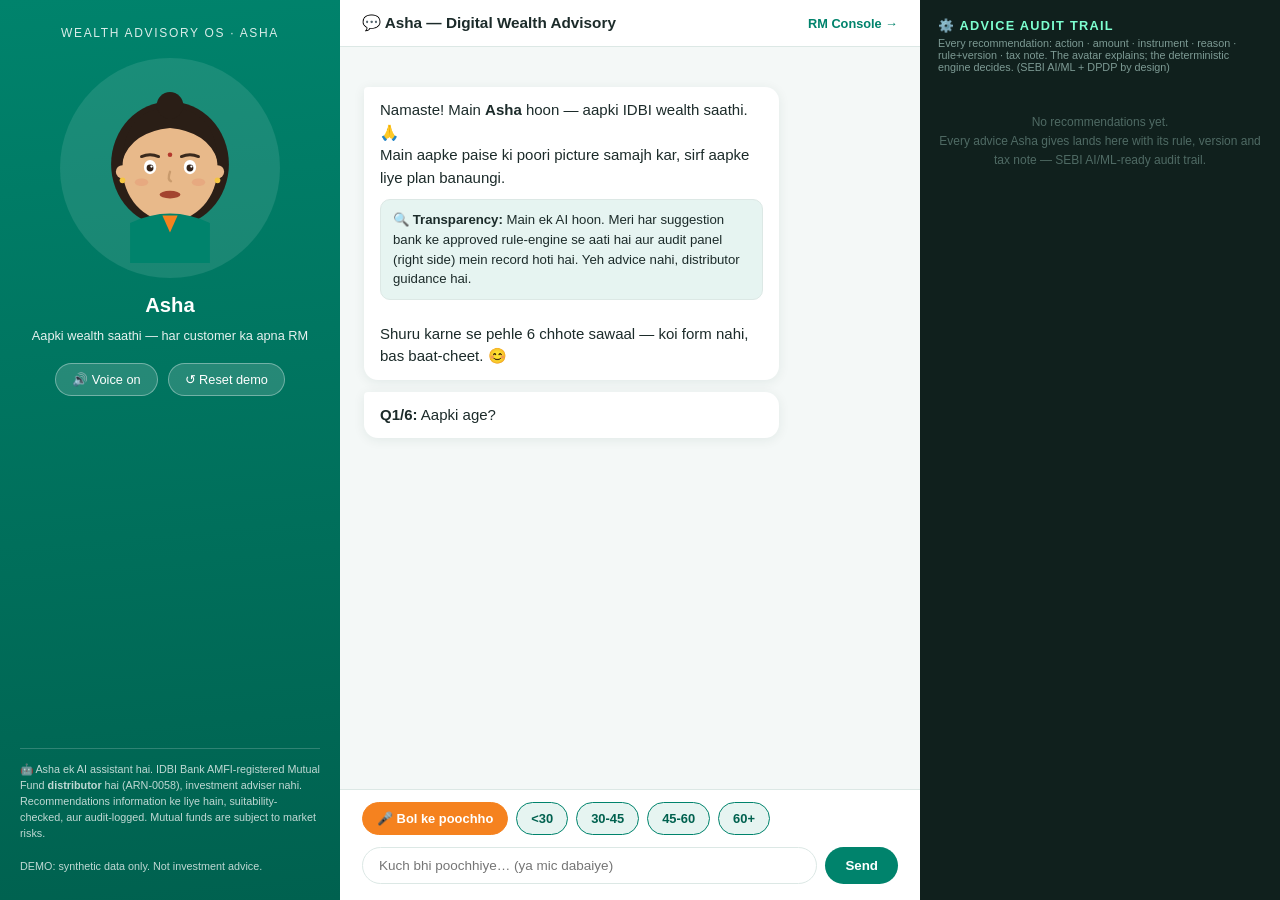
<file: poc/index.html>
<!DOCTYPE html>
<html lang="en">
<head>
<meta charset="UTF-8">
<meta name="viewport" content="width=device-width, initial-scale=1.0">
<title>Wealth Advisory OS</title>
<link rel="stylesheet" href="styles.css">
</head>
<body>
<div class="app">

  <aside class="avatar-panel">
    <div class="brand">Wealth Advisory OS · Asha</div>
    <div class="avatar-stage"></div>
    <div class="avatar-name">Asha <span class="speaking-dot"></span></div>
    <div class="avatar-tag">Aapki wealth saathi — har customer ka apna RM</div>
    <div class="voice-row">
      <button id="speaker">🔊 Voice on</button>
      <button id="reset">↺ Reset demo</button>
    </div>
    <div class="disclosure">
      🤖 Asha ek AI assistant hai. IDBI Bank AMFI-registered Mutual Fund <b>distributor</b> hai
      (ARN-0058), investment adviser nahi. Recommendations information ke liye hain,
      suitability-checked, aur audit-logged. Mutual funds are subject to market risks.
      <br><br>DEMO: synthetic data only. Not investment advice.
    </div>
  </aside>

  <main class="chat">
    <div class="chat-head">
      <h1>💬 Asha — Digital Wealth Advisory</h1>
      <a href="rm.html" target="_blank">RM Console →</a>
    </div>
    <div class="insights" id="insights"></div>
    <div class="msgs" id="msgs"></div>
    <div class="chips" id="chips"></div>
    <div class="input-row">
      <input id="inp" placeholder="Kuch bhi poochhiye… (ya mic dabaiye)">
      <button id="send">Send</button>
    </div>
  </main>

  <aside class="audit">
    <h2>⚙️ Advice Audit Trail</h2>
    <div class="sub">Every recommendation: action · amount · instrument · reason · rule+version · tax note.
    The avatar explains; the deterministic engine decides. (SEBI AI/ML + DPDP by design)</div>
    <div id="audit-list"></div>
  </aside>

</div>
<script src="data.js"></script>
<script src="engine.js"></script>
<script src="llm.js"></script>
<script src="avatar.js"></script>
<script src="voice.js"></script>
<script src="app.js"></script>
</body>
</html>
</file>
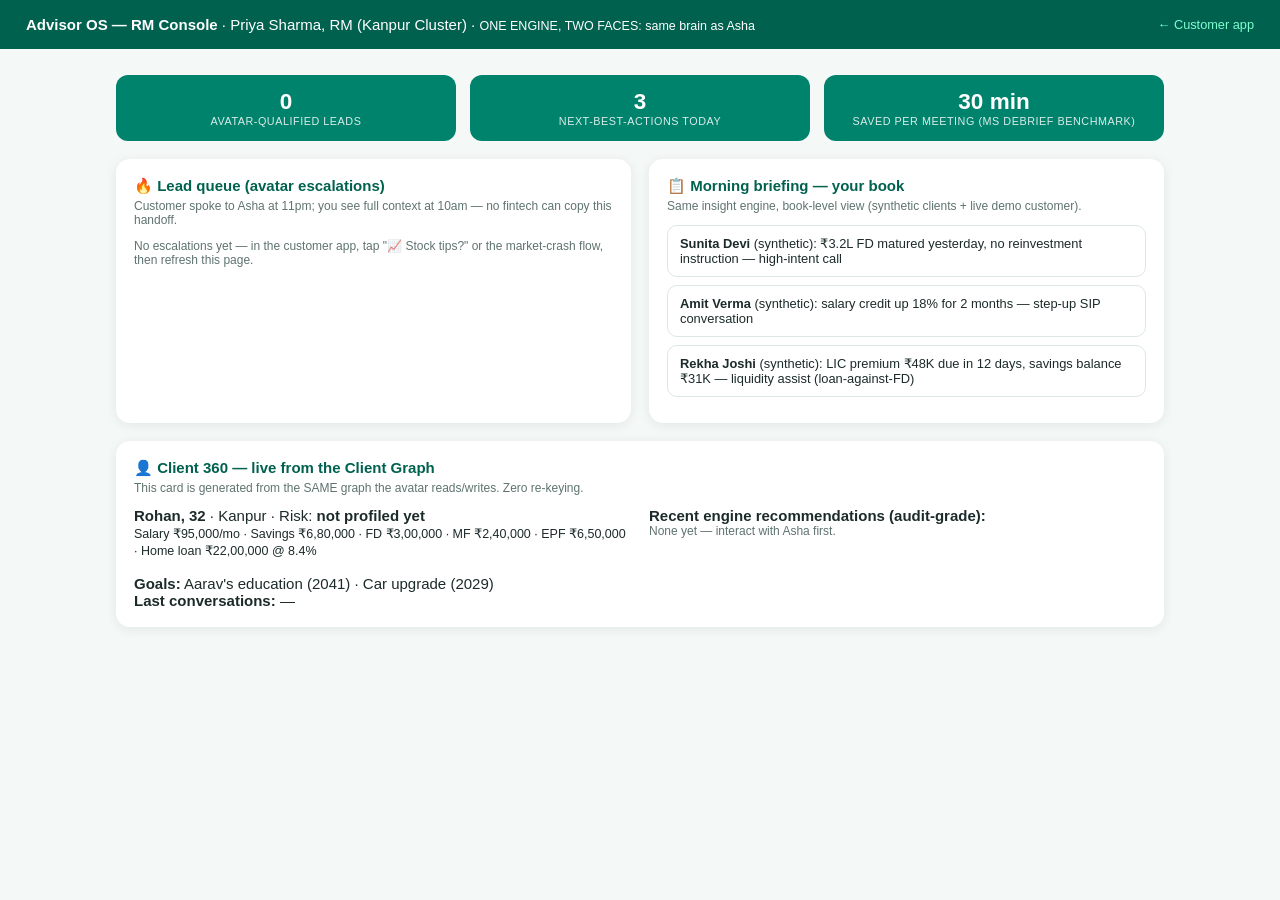
<file: poc/rm.html>
<!DOCTYPE html>
<html lang="en">
<head>
<meta charset="UTF-8">
<meta name="viewport" content="width=device-width, initial-scale=1.0">
<title>RM Console — Wealth Advisory OS</title>
<link rel="stylesheet" href="styles.css">
<style>body{background:var(--bg)} .top{background:var(--teal-dark);color:#fff;padding:16px 26px;display:flex;justify-content:space-between;align-items:center}
.top a{color:#7dffd0;text-decoration:none;font-size:.85rem}</style>
</head>
<body>
<div class="top">
  <div><b>Advisor OS — RM Console</b> · Priya Sharma, RM (Kanpur Cluster) · <small>ONE ENGINE, TWO FACES: same brain as Asha</small></div>
  <a href="index.html">← Customer app</a>
</div>
<div class="rm-wrap">
  <div class="kpis">
    <div class="kpi"><div class="n" id="k-leads">0</div><div class="l">AVATAR-QUALIFIED LEADS</div></div>
    <div class="kpi"><div class="n" id="k-actions">0</div><div class="l">NEXT-BEST-ACTIONS TODAY</div></div>
    <div class="kpi"><div class="n">30 min</div><div class="l">SAVED PER MEETING (MS DEBRIEF BENCHMARK)</div></div>
  </div>

  <div class="rm-grid">
    <div class="panel">
      <h2>🔥 Lead queue (avatar escalations)</h2>
      <div class="sub">Customer spoke to Asha at 11pm; you see full context at 10am — no fintech can copy this handoff.</div>
      <div id="leads"></div>
    </div>

    <div class="panel">
      <h2>📋 Morning briefing — your book</h2>
      <div class="sub">Same insight engine, book-level view (synthetic clients + live demo customer).</div>
      <div id="nbas"></div>
    </div>
  </div>

  <div class="panel" style="margin-top:18px">
    <h2>👤 Client 360 — live from the Client Graph</h2>
    <div class="sub">This card is generated from the SAME graph the avatar reads/writes. Zero re-keying.</div>
    <div id="c360"></div>
  </div>
</div>

<script src="data.js"></script>
<script src="engine.js"></script>
<script>
'use strict';
const F = Engine.fmt;
const saved = localStorage.getItem('advisory-os-graph-v1');
const graph = saved ? JSON.parse(saved) : Engine.createGraph(PERSONA_ROHAN);

/* Lead queue */
const leads = graph.escalations || [];
document.getElementById('k-leads').textContent = leads.length;
document.getElementById('leads').innerHTML = leads.length ? leads.map(l => `
  <div class="lead"><div class="who">${l.customer} <small>(${l.custId})</small></div>
  <div class="ctx">${l.topic}</div>
  <div class="meta">Risk: ${l.riskBucket} · Relationship value: ${F(l.portfolioValue)} · ${new Date(l.ts).toLocaleString()}</div></div>`).join('')
  : '<div class="sub">No escalations yet — in the customer app, tap "📈 Stock tips?" or the market-crash flow, then refresh this page.</div>';

/* Morning briefing: live customer + synthetic book */
const nbas = [];
if (graph.riskProfile) {
  const idle = Engine.detectIdleCash(graph);
  if (idle) nbas.push(`<b>${graph.profile.name}</b>: ${idle.msg} → propose deployment call`);
  const fd = graph.assets.fds.find(f=>f.maturesInDays<=30);
  if (fd) nbas.push(`<b>${graph.profile.name}</b>: FD ${F(fd.amount)} matures in ${fd.maturesInDays} days — renewal vs glide-path switch conversation`);
  const reb = Engine.rebalanceCheck(graph);
  if (reb.needed) nbas.push(`<b>${graph.profile.name}</b>: portfolio drifted ${reb.maxDrift}pp from target — tax-aware rebalance proposal ready`);
}
nbas.push(`<b>Sunita Devi</b> (synthetic): ₹3.2L FD matured yesterday, no reinvestment instruction — high-intent call`);
nbas.push(`<b>Amit Verma</b> (synthetic): salary credit up 18% for 2 months — step-up SIP conversation`);
nbas.push(`<b>Rekha Joshi</b> (synthetic): LIC premium ₹48K due in 12 days, savings balance ₹31K — liquidity assist (loan-against-FD)`);
document.getElementById('k-actions').textContent = nbas.length;
document.getElementById('nbas').innerHTML = nbas.map(n=>`<div class="nba">${n}</div>`).join('');

/* Client 360 */
const mfV = graph.assets.mf.reduce((s,m)=>s+m.value,0);
const fdV = graph.assets.fds.reduce((s,f)=>s+f.amount,0);
const recs = (graph.recommendations||[]).slice(-4).reverse();
document.getElementById('c360').innerHTML = `
  <div class="rm-grid">
    <div>
      <b>${graph.profile.name}, ${graph.profile.age}</b> · ${graph.profile.city} ·
      Risk: <b>${graph.riskProfile ? graph.riskProfile.bucket : 'not profiled yet'}</b><br>
      <small>Salary ${F(graph.income.salaryMonthly)}/mo · Savings ${F(graph.assets.savingsBalance)} ·
      FD ${F(fdV)} · MF ${F(mfV)} · EPF ${F(graph.assets.epfBalance)} ·
      Home loan ${F(graph.liabilities[0].outstanding)} @ 8.4%</small><br><br>
      <b>Goals:</b> ${graph.goals.map(g=>`${g.name} (${g.targetYear})`).join(' · ')}<br>
      <b>Last conversations:</b> ${(graph.interactions||[]).filter(i=>i.kind==='topic').slice(-3).map(i=>i.topic).join(' · ') || '—'}
    </div>
    <div>
      <b>Recent engine recommendations (audit-grade):</b>
      ${recs.length ? recs.map(r=>`<div class="nba"><b>${r.action}</b> ${r.amount?F(r.amount):''} → ${r.instrument||''}<br><small>${r.ruleId}: ${r.reason}</small></div>`).join('') : '<div class="sub">None yet — interact with Asha first.</div>'}
    </div>
  </div>`;
</script>
</body>
</html>
</file>
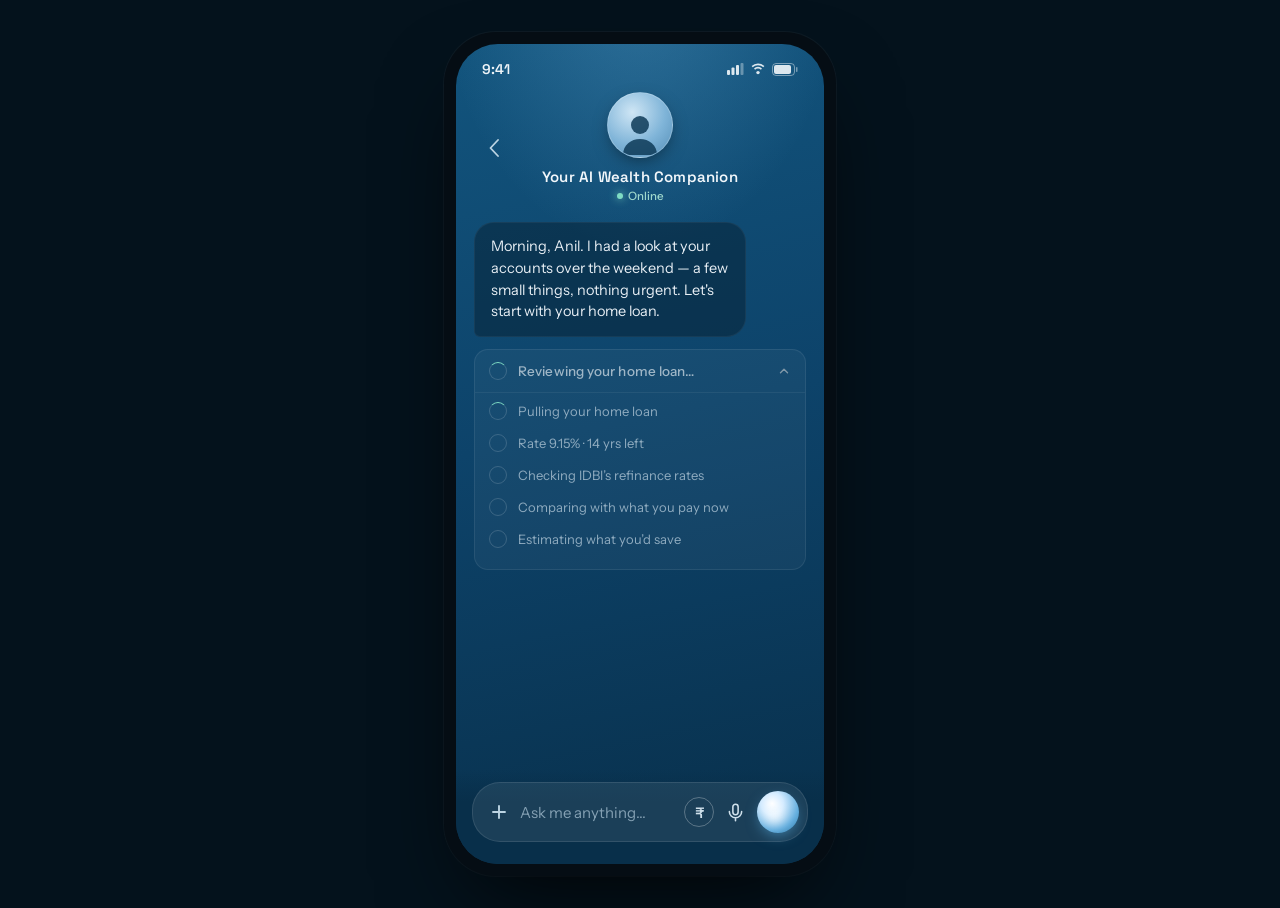
<file: ui/wealth-companion-mock.html>
<!DOCTYPE html>
<html lang="en">
<head>
<meta charset="utf-8">
<meta name="viewport" content="width=device-width, initial-scale=1">
<title>IDBI Wealth Companion — Converse</title>
<link rel="preconnect" href="https://fonts.googleapis.com">
<link rel="preconnect" href="https://fonts.gstatic.com" crossorigin>
<link href="https://fonts.googleapis.com/css2?family=Instrument+Sans:wght@400;500;600&family=Space+Grotesk:wght@400;500;600;700&display=swap" rel="stylesheet">
<style>
  * { box-sizing: border-box; -webkit-tap-highlight-color: transparent; }
  body { margin: 0; }
  a, a:hover { color: #cfe6f5; text-decoration: none; }
  .convo::-webkit-scrollbar, .cardrow::-webkit-scrollbar { display: none; }

  @keyframes breathe { 0%,100%{ transform:scale(1);} 50%{ transform:scale(1.05);} }
  @keyframes cloud1 { 0%{transform:translate(-12%,10%) scale(1.3);} 50%{transform:translate(22%,-8%) scale(1.5);} 100%{transform:translate(-12%,10%) scale(1.3);} }
  @keyframes ring { 0%{transform:scale(1);opacity:.55;} 100%{transform:scale(1.8);opacity:0;} }
  @keyframes fadeUp { from{opacity:0; transform:translateY(8px);} to{opacity:1; transform:translateY(0);} }
  @keyframes spin { to { transform: rotate(360deg); } }

  .bubble-ai { max-width:82%; margin:0 0 12px; padding:13px 16px; border-radius:20px 20px 20px 6px; background:rgba(6,32,50,0.5); border:1px solid rgba(255,255,255,0.05); color:#e7eef4; font-size:14.5px; line-height:1.5; }
  .bubble-user { max-width:80%; padding:12px 16px; border-radius:20px 20px 6px 20px; background:rgba(255,255,255,0.13); border:1px solid rgba(255,255,255,0.14); color:#f2f7fb; font-size:14.5px; line-height:1.5; }

  /* entrance: applied at load for static turns, applied by JS for choreographed ones.
     the animation ends at opacity:1 (fill:both) so it overrides the inline opacity:0 start. */
  .hidden-until-reveal { opacity:0; }
  .fade-in { animation:fadeUp .5s ease both; }

  /* ---- Working strip (machinery, NOT a bubble) ---- */
  .worknote { margin:2px 0 14px; border-radius:14px; background:rgba(255,255,255,0.04); border:1px solid rgba(255,255,255,0.08); overflow:hidden; animation:fadeUp .5s ease both; }
  .worknote-head { display:flex; align-items:center; gap:11px; padding:12px 14px; cursor:pointer; user-select:none; }
  .worknote-title { flex:1; color:#9fb6c6; font-size:13.5px; font-weight:500; letter-spacing:0.1px; }
  .chev { flex:0 0 auto; transition:transform .3s ease; color:#7f97a8; }
  .worknote.open .chev { transform:rotate(180deg); }
  .worknote-body { max-height:0; opacity:0; transition:max-height .4s ease, opacity .3s ease; }
  .worknote.open .worknote-body { max-height:260px; opacity:1; }
  .worknote-inner { padding:2px 14px 14px; border-top:1px solid rgba(255,255,255,0.06); }
  .step { display:flex; align-items:center; gap:11px; padding:7px 0; }
  .step-text { color:#8fabbf; font-size:13px; line-height:1.3; transition:color .3s ease; }

  .tick { width:18px; height:18px; border-radius:50%; flex:0 0 auto; display:grid; place-items:center; }
  .tick.pending { border:1.5px solid rgba(255,255,255,0.16); }
  .tick.active  { border:1.5px solid rgba(255,255,255,0.16); border-top-color:#7fdcc4; animation:spin .7s linear infinite; }
  .tick.done    { background:#7fdcc4; }
  .tick.done svg { display:block; }
  .tick:not(.done) svg { display:none; }

  input[type=range]{ -webkit-appearance:none; appearance:none; background:transparent; }
  input[type=range]::-webkit-slider-runnable-track{ height:5px; border-radius:99px; background:linear-gradient(90deg, #7fdcc4 0%, #7fdcc4 var(--pct,33%), rgba(255,255,255,0.18) var(--pct,33%), rgba(255,255,255,0.18) 100%); }
  input[type=range]::-webkit-slider-thumb{ -webkit-appearance:none; appearance:none; width:32px; height:32px; margin-top:-14px; border-radius:50%; cursor:pointer; background:radial-gradient(circle at 36% 30%, #ffffff, #dbeeff 55%, #a9cfe8 120%); box-shadow:0 0 0 6px rgba(255,255,255,0.1), 0 5px 14px rgba(0,0,0,0.35); }
  input[type=range]::-moz-range-track{ height:5px; border-radius:99px; background:rgba(255,255,255,0.18); }
  input[type=range]::-moz-range-progress{ height:5px; border-radius:99px; background:#7fdcc4; }
  input[type=range]::-moz-range-thumb{ width:32px; height:32px; border:none; border-radius:50%; background:radial-gradient(circle at 36% 30%, #ffffff, #dbeeff 55%, #a9cfe8 120%); box-shadow:0 0 0 6px rgba(255,255,255,0.1), 0 5px 14px rgba(0,0,0,0.35); }
</style>
</head>
<body>
<div style="min-height:100vh; width:100%; display:flex; align-items:center; justify-content:center; background:#04121c; padding:32px; font-family:'Instrument Sans', system-ui, sans-serif;">

  <!-- PHONE -->
  <div style="position:relative; width:392px; height:844px; border-radius:52px; background:#050d14; padding:12px; box-shadow:0 40px 90px -30px rgba(0,0,0,0.85), 0 0 0 1px rgba(255,255,255,0.04);">
    <div id="screen" style="position:relative; width:100%; height:100%; border-radius:42px; overflow:hidden; background:linear-gradient(168deg, #12547d 0%, #0d436a 46%, #082f4a 100%);">
      <div style="position:absolute; inset:0; background:radial-gradient(90% 55% at 50% -8%, rgba(120,190,235,0.28), transparent 60%); pointer-events:none;"></div>

      <!-- STATUS BAR -->
      <div style="position:relative; z-index:5; display:flex; align-items:center; justify-content:space-between; padding:16px 26px 6px; color:#eef4f8; font-size:14px; font-weight:600; font-family:'Space Grotesk',sans-serif;">
        <span>9:41</span>
        <div style="display:flex; align-items:center; gap:6px; opacity:0.92;">
          <svg width="17" height="12" viewBox="0 0 17 12" fill="none"><rect x="0" y="7" width="3" height="5" rx="1" fill="#eef4f8"/><rect x="4.5" y="4.5" width="3" height="7.5" rx="1" fill="#eef4f8"/><rect x="9" y="2" width="3" height="10" rx="1" fill="#eef4f8"/><rect x="13.5" y="0" width="3" height="12" rx="1" fill="#eef4f8" opacity="0.4"/></svg>
          <svg width="16" height="12" viewBox="0 0 16 12" fill="none"><path d="M8 2.2c2 0 3.9.8 5.3 2.1l1.1-1.2A9.4 9.4 0 0 0 8 .5 9.4 9.4 0 0 0 1.6 3.1l1.1 1.2A7.4 7.4 0 0 1 8 2.2Z" fill="#eef4f8"/><path d="M8 5.6c1.1 0 2.1.4 2.9 1.2l1.1-1.2A6 6 0 0 0 8 3.8a6 6 0 0 0-4 1.8l1.1 1.2A4.2 4.2 0 0 1 8 5.6Z" fill="#eef4f8"/><circle cx="8" cy="9.6" r="1.7" fill="#eef4f8"/></svg>
          <svg width="26" height="13" viewBox="0 0 26 13" fill="none"><rect x="0.5" y="0.5" width="22" height="12" rx="3.5" stroke="#eef4f8" opacity="0.5"/><rect x="2" y="2" width="17" height="9" rx="2" fill="#eef4f8"/><rect x="24" y="4" width="1.5" height="5" rx="0.75" fill="#eef4f8" opacity="0.5"/></svg>
        </div>
      </div>

      <!-- HEADER -->
      <div style="position:relative; z-index:5; display:flex; align-items:center; padding:8px 20px 16px;">
        <div style="width:36px; height:36px; display:flex; align-items:center; justify-content:center;">
          <svg width="10" height="18" viewBox="0 0 10 18" fill="none"><path d="M9 1 1.5 9 9 17" stroke="#bcd4e3" stroke-width="1.8" stroke-linecap="round" stroke-linejoin="round"/></svg>
        </div>
        <div style="flex:1; display:flex; flex-direction:column; align-items:center; gap:9px; margin-left:-36px; padding-left:36px;">
          <!-- advisor avatar -->
          <div style="position:relative; width:66px; height:66px;">
            <div id="rings" style="display:none;">
              <div style="position:absolute; inset:-7px; border-radius:50%; border:1.5px solid rgba(190,225,245,0.55); animation:ring 2.6s ease-out infinite;"></div>
              <div style="position:absolute; inset:-7px; border-radius:50%; border:1.5px solid rgba(127,220,196,0.45); animation:ring 2.6s ease-out infinite 1.3s;"></div>
            </div>
            <div id="avatar" style="position:absolute; inset:0; border-radius:50%; overflow:hidden; border:1.5px solid rgba(255,255,255,0.22); box-shadow:0 6px 18px -5px rgba(0,0,0,0.5); animation:breathe 4.5s ease-in-out infinite; background:radial-gradient(circle at 38% 30%, #cfe6f5, #7fb4d8 55%, #3f7ba6 120%); display:flex; align-items:flex-end; justify-content:center;">
              <svg width="52" height="52" viewBox="0 0 52 52" fill="none" style="opacity:0.85;"><circle cx="26" cy="20" r="9" fill="#0e3a58"/><path d="M9 50c0-10 8-16 17-16s17 6 17 16" fill="#0e3a58"/></svg>
            </div>
          </div>
          <div style="display:flex; flex-direction:column; align-items:center; gap:3px;">
            <span style="color:#f2f7fb; font-size:15px; font-weight:600; font-family:'Space Grotesk',sans-serif; letter-spacing:0.2px;">Your AI Wealth Companion</span>
            <span style="display:flex; align-items:center; gap:5px; color:#9fd8cc; font-size:11.5px; font-weight:500;"><span style="width:6px; height:6px; border-radius:50%; background:#7fdcc4; box-shadow:0 0 8px #7fdcc4;"></span><span id="statusLabel">Online</span></span>
          </div>
        </div>
        <div style="width:36px;"></div>
      </div>

      <!-- CONVERSATION -->
      <div class="convo" style="position:absolute; top:172px; bottom:96px; left:0; right:0; overflow-y:auto; padding:6px 18px 24px; scrollbar-width:none;">

        <div class="bubble-ai fade-in">Morning, Anil. I had a look at your accounts over the weekend — a few small things, nothing urgent. Let's start with your home loan.</div>

        <!-- WORKING STRIP -->
        <div class="worknote" id="worknote">
          <div class="worknote-head" id="worknoteHead">
            <div class="tick pending" id="worknoteIcon">
              <svg width="10" height="10" viewBox="0 0 12 12" fill="none"><path d="M2.5 6.2 5 8.7 9.5 3.5" stroke="#082f4a" stroke-width="1.8" fill="none" stroke-linecap="round" stroke-linejoin="round"/></svg>
            </div>
            <span class="worknote-title" id="worknoteTitle">Reviewing your home loan…</span>
            <svg class="chev" width="14" height="14" viewBox="0 0 16 16" fill="none"><path d="M4 6l4 4 4-4" stroke="currentColor" stroke-width="1.6" stroke-linecap="round" stroke-linejoin="round"/></svg>
          </div>
          <div class="worknote-body"><div class="worknote-inner" id="worknoteSteps"></div></div>
        </div>

        <div class="bubble-ai hidden-until-reveal" id="insightBubble">You're paying a little more interest than you need to. Refinancing could save around <b style="color:#7fdcc4;">₹3.2 lakh</b> over what's left. I found two more things too — swipe through.</div>

        <!-- CARD CAROUSEL -->
        <div class="cardrow hidden-until-reveal" id="cardRow" style="display:flex; gap:14px; overflow-x:auto; scroll-snap-type:x mandatory; margin:4px -18px 8px; padding:6px 18px 14px; scrollbar-width:none;">

          <!-- Home loan -->
          <div style="flex:0 0 266px; scroll-snap-align:center; border-radius:24px; padding:26px 24px; background:linear-gradient(158deg, rgba(10,38,60,0.85), rgba(7,28,45,0.72)); border:1px solid rgba(255,255,255,0.08);">
            <div style="display:flex; align-items:center; justify-content:space-between; margin-bottom:18px;">
              <span style="color:#a9c4d6; font-size:12px; font-weight:500; letter-spacing:0.4px; text-transform:uppercase;">Home Loan</span>
              <span style="width:7px;height:7px;border-radius:50%;background:#f3c26a;box-shadow:0 0 8px #f3c26a;"></span>
            </div>
            <div style="display:flex; gap:26px; margin-bottom:20px;">
              <div><div style="color:#8fabbf; font-size:12px; margin-bottom:4px;">Rate</div><div style="color:#f2f7fb; font-size:26px; font-weight:600; font-family:'Space Grotesk',sans-serif;">9.15%</div></div>
              <div><div style="color:#8fabbf; font-size:12px; margin-bottom:4px;">You could save</div><div style="color:#7fdcc4; font-size:26px; font-weight:700; font-family:'Space Grotesk',sans-serif;">₹3.2L</div></div>
            </div>
            <button style="width:100%; padding:13px; border-radius:13px; border:1px solid rgba(255,255,255,0.16); cursor:pointer; background:rgba(255,255,255,0.12); color:#f2f7fb; font-size:14px; font-weight:600; font-family:'Instrument Sans',sans-serif;">See refinance options</button>
          </div>

          <!-- Goal: Priya's college -->
          <div style="flex:0 0 266px; scroll-snap-align:center; border-radius:24px; padding:26px 24px; background:linear-gradient(158deg, rgba(10,38,60,0.85), rgba(7,28,45,0.72)); border:1px solid rgba(255,255,255,0.08);">
            <div style="display:flex; align-items:center; justify-content:space-between; margin-bottom:18px;">
              <span style="color:#a9c4d6; font-size:12px; font-weight:500; letter-spacing:0.4px; text-transform:uppercase;">Goal · Priya's College</span>
              <span style="width:7px;height:7px;border-radius:50%;background:#f3c26a;box-shadow:0 0 8px #f3c26a;"></span>
            </div>
            <div style="display:flex; justify-content:space-between; margin-bottom:14px;">
              <div><div style="color:#8fabbf; font-size:12px; margin-bottom:4px;">Saved</div><div style="color:#f2f7fb; font-size:24px; font-weight:600; font-family:'Space Grotesk',sans-serif;">₹1.1L</div></div>
              <div style="text-align:right;"><div style="color:#8fabbf; font-size:12px; margin-bottom:4px;">Goal</div><div style="color:#f2f7fb; font-size:24px; font-weight:600; font-family:'Space Grotesk',sans-serif;">₹4L</div></div>
            </div>
            <div style="height:8px; border-radius:99px; background:rgba(255,255,255,0.1); overflow:hidden; margin-bottom:12px;"><div style="width:27%; height:100%; border-radius:99px; background:linear-gradient(90deg,#7fdcc4,#bfe3f2);"></div></div>
            <div style="color:#a9c4d6; font-size:12.5px;">A little behind · needs <span style="color:#f2f7fb; font-weight:600;">~₹2,000</span> more a month</div>
          </div>

          <!-- Gold -->
          <div style="flex:0 0 266px; scroll-snap-align:center; border-radius:24px; padding:26px 24px; background:linear-gradient(158deg, rgba(10,38,60,0.85), rgba(7,28,45,0.72)); border:1px solid rgba(255,255,255,0.08);">
            <div style="display:flex; align-items:center; justify-content:space-between; margin-bottom:18px;">
              <span style="color:#a9c4d6; font-size:12px; font-weight:500; letter-spacing:0.4px; text-transform:uppercase;">Gold Holdings</span>
              <span style="width:7px;height:7px;border-radius:50%;background:#f3c26a;box-shadow:0 0 8px #f3c26a;"></span>
            </div>
            <div style="display:flex; gap:26px; margin-bottom:16px;">
              <div><div style="color:#8fabbf; font-size:12px; margin-bottom:4px;">Current</div><div style="color:#f2f7fb; font-size:24px; font-weight:600; font-family:'Space Grotesk',sans-serif;">₹2.3L</div></div>
              <div><div style="color:#8fabbf; font-size:12px; margin-bottom:4px;">Allocation</div><div style="color:#f2f7fb; font-size:24px; font-weight:700; font-family:'Space Grotesk',sans-serif;">18%</div></div>
            </div>
            <div style="padding:10px 12px; border-radius:11px; background:rgba(255,255,255,0.06); color:#a9c4d6; font-size:12.5px;">Most families keep <span style="color:#f2f7fb; font-weight:600;">5–10%</span> · you're a little heavy</div>
          </div>

        </div>

        <div class="bubble-ai hidden-until-reveal" id="connectBubble">Here's the nice part: the EMI you'd free up by refinancing is almost exactly the top-up Priya's fund needs. You wouldn't feel it.</div>

        <div style="display:flex; justify-content:flex-end; margin:16px 0 12px;">
          <div class="bubble-user fade-in">What if I put in a little more every month?</div>
        </div>

        <div class="bubble-ai fade-in">Good instinct. Don't overthink it — just slide it around and I'll show you where you'd land.</div>

        <!-- INTERACTIVE INVEST CARD -->
        <div style="border-radius:24px; padding:26px 24px 24px; background:linear-gradient(158deg, rgba(12,46,62,0.92), rgba(8,30,47,0.8)); border:1px solid rgba(127,220,196,0.42); margin-bottom:14px;">
          <div style="display:flex; align-items:baseline; justify-content:space-between; margin-bottom:22px;">
            <span style="color:#c3d6e3; font-size:14px; font-weight:500;">If I invest</span>
            <span style="color:#f2f7fb; font-size:26px; font-weight:700; font-family:'Space Grotesk',sans-serif;"><span id="monthlyLabel">₹20,000</span><span style="font-size:13px; font-weight:500; color:#9fb6c6;">/mo</span></span>
          </div>

          <input id="slider" type="range" min="5000" max="50000" step="1000" value="20000" style="width:100%; height:32px; margin:0 0 22px; --pct:33%;">

          <div id="termPills" style="display:flex; gap:8px; margin-bottom:22px;"></div>

          <div style="height:1px; background:rgba(255,255,255,0.1); margin-bottom:16px;"></div>

          <div style="display:flex; align-items:flex-end; justify-content:space-between;">
            <span style="color:#9fb6c6; font-size:13.5px; max-width:110px; line-height:1.35;">It would grow to</span>
            <div style="text-align:right;">
              <div id="worthLabel" style="color:#f2f7fb; font-size:34px; font-weight:700; font-family:'Space Grotesk',sans-serif; line-height:1;">₹43.8L</div>
              <div id="deltaPill" style="display:inline-block; margin-top:8px; padding:5px 11px; border-radius:99px; font-size:12.5px; font-weight:600;"></div>
            </div>
          </div>
          <div style="color:#6f8a9c; font-size:11px; margin-top:14px;">Illustrative · assumes ~11% p.a. Not a guarantee.</div>
        </div>

        <div class="bubble-ai fade-in" id="closeBubble">At <span id="closeAmt">₹20,000</span>/mo, you'd reach about <span id="closeWorth">₹43.8L</span> in 10 years — well past Priya's ₹4L goal. Want me to set up a monthly SIP?</div>

      </div>

      <!-- VOICE LAYER (live only) -->
      <div id="voiceLayer" style="display:none;">
        <div style="position:absolute; bottom:0; left:0; right:0; height:170px; z-index:6; pointer-events:none; background:radial-gradient(78% 130% at 50% 118%, rgba(94,169,235,0.22), rgba(122,138,247,0.12) 45%, transparent 72%); animation:fadeUp .5s ease both;"></div>
        <div style="position:absolute; bottom:78px; left:0; right:0; height:150px; z-index:7; pointer-events:none; animation:fadeUp .5s ease both;">
          <svg viewBox="0 0 360 150" preserveAspectRatio="none" width="100%" height="100%" style="display:block;">
            <defs>
              <linearGradient id="waveHue" x1="0" y1="0" x2="1" y2="0">
                <stop offset="0" stop-color="#4fc3ff"/><stop offset="0.32" stop-color="#7f9cf7"/><stop offset="0.58" stop-color="#9a8bf7"/><stop offset="0.82" stop-color="#5ad0c4"/><stop offset="1" stop-color="#7fdcc4"/>
              </linearGradient>
            </defs>
            <path data-wave-fill2 fill="url(#waveHue)" opacity="0.14" style="filter:blur(7px);" d="M0,122 L360,122 L360,150 L0,150 Z"></path>
            <path data-wave-fill fill="url(#waveHue)" opacity="0.24" style="filter:blur(3px);" d="M0,122 L360,122 L360,150 L0,150 Z"></path>
          </svg>
        </div>
      </div>

      <!-- COMPOSER (chat) -->
      <div id="composerChat" style="position:absolute; bottom:0; left:0; right:0; z-index:8; padding:12px 16px 22px; background:linear-gradient(180deg, rgba(8,47,74,0), #082f4a 34%);">
        <div style="display:flex; align-items:center; gap:11px; padding:8px 8px 8px 16px; border-radius:28px; background:rgba(255,255,255,0.08); border:1px solid rgba(255,255,255,0.1);">
          <svg width="20" height="20" viewBox="0 0 20 20" fill="none" style="flex:0 0 auto;"><path d="M10 4v12M4 10h12" stroke="#bcd4e3" stroke-width="1.9" stroke-linecap="round"/></svg>
          <span style="flex:1; color:#84a0b3; font-size:15px;">Ask me anything…</span>
          <div style="display:flex; align-items:center; justify-content:center; width:30px; height:30px; border-radius:50%; border:1.6px solid rgba(255,255,255,0.28); color:#cfe0eb; font-size:15px; font-weight:600; font-family:'Space Grotesk',sans-serif;">₹</div>
          <svg width="21" height="21" viewBox="0 0 24 24" fill="none" style="flex:0 0 auto;"><rect x="9" y="2.5" width="6" height="12" rx="3" stroke="#cfe0eb" stroke-width="1.8"/><path d="M5 11a7 7 0 0 0 14 0M12 18.5v3" stroke="#cfe0eb" stroke-width="1.8" stroke-linecap="round"/></svg>
          <button id="enterLive" style="flex:0 0 auto; width:42px; height:42px; border:none; border-radius:50%; cursor:pointer; padding:0; overflow:hidden; box-shadow:0 5px 14px -3px rgba(90,170,220,0.6); position:relative; background:radial-gradient(circle at 36% 30%, #ffffff, #d3ebff 28%, #64aede 66%, #2a739f 100%);">
            <div style="position:absolute; width:70%; height:70%; left:6%; top:22%; border-radius:50%; background:radial-gradient(circle, rgba(255,255,255,0.9), rgba(255,255,255,0) 65%); filter:blur(4px); animation:cloud1 9s ease-in-out infinite;"></div>
          </button>
        </div>
      </div>

      <!-- COMPOSER (voice) -->
      <div id="composerVoice" style="display:none; position:absolute; bottom:0; left:0; right:0; z-index:8; padding:12px 16px 22px;">
        <div style="display:flex; align-items:center; gap:12px;">
          <div style="flex:1; display:flex; align-items:center; gap:11px; padding:12px 16px; border-radius:26px; background:rgba(255,255,255,0.08); border:1px solid rgba(255,255,255,0.1);">
            <svg width="19" height="19" viewBox="0 0 20 20" fill="none"><path d="M10 4v12M4 10h12" stroke="#bcd4e3" stroke-width="1.9" stroke-linecap="round"/></svg>
            <span style="flex:1; color:#84a0b3; font-size:15px;">Type instead…</span>
          </div>
          <div style="width:50px; height:50px; border-radius:50%; background:rgba(255,255,255,0.1); display:flex; align-items:center; justify-content:center;">
            <svg width="21" height="21" viewBox="0 0 24 24" fill="none"><rect x="9" y="2.5" width="6" height="12" rx="3" fill="#eaf3f9"/><path d="M5 11a7 7 0 0 0 14 0M12 18.5v3" stroke="#eaf3f9" stroke-width="1.9" stroke-linecap="round"/></svg>
          </div>
          <button id="exitLive" style="width:50px; height:50px; border:none; cursor:pointer; border-radius:50%; background:#f2f7fb; display:flex; align-items:center; justify-content:center;">
            <svg width="19" height="19" viewBox="0 0 24 24" fill="none"><path d="M6 6l12 12M18 6 6 18" stroke="#12547d" stroke-width="2.1" stroke-linecap="round"/></svg>
          </button>
        </div>
      </div>

    </div>
  </div>
</div>

<script>
(function(){
  'use strict';

  /* ---------- Invest simulator ---------- */
  var monthly = 20000, years = 10;
  var slider = document.getElementById('slider');
  var termPills = document.getElementById('termPills');
  var YEAR_OPTS = [5, 10, 15];

  function fv(P, y){ var i = 0.11/12, n = y*12; return P * ((Math.pow(1+i, n) - 1)/i) * (1+i); }
  function fmt(v){ return v >= 1e7 ? '₹' + (v/1e7).toFixed(2) + 'Cr' : '₹' + (v/1e5).toFixed(1) + 'L'; }

  function renderPills(){
    termPills.innerHTML = '';
    YEAR_OPTS.forEach(function(y){
      var b = document.createElement('button');
      b.textContent = y + ' yrs';
      var base = 'flex:1; padding:11px 0; border-radius:12px; border:none; cursor:pointer; font-size:13.5px; font-weight:600; font-family:\'Instrument Sans\',sans-serif; transition:all .2s;';
      b.setAttribute('style', base + (y === years
        ? 'background:rgba(255,255,255,0.9); color:#12547d;'
        : 'background:rgba(255,255,255,0.07); color:#a9c4d6;'));
      b.onclick = function(){ years = y; update(); };
      termPills.appendChild(b);
    });
  }

  function update(){
    var worth = fv(monthly, years);
    var diff = worth - fv(15000, years);
    var up = diff >= 0;
    document.getElementById('monthlyLabel').textContent = '₹' + monthly.toLocaleString('en-IN');
    slider.style.setProperty('--pct', Math.round((monthly - 5000)/45000*100) + '%');
    document.getElementById('worthLabel').textContent = fmt(worth);
    var pill = document.getElementById('deltaPill');
    pill.textContent = (up ? '↑ ' : '↓ ') + fmt(Math.abs(diff)) + ' vs ₹15k/mo';
    pill.style.background = up ? 'rgba(127,220,196,0.9)' : 'rgba(243,194,106,0.85)';
    pill.style.color = up ? '#0f4a3b' : '#5a2e2e';
    document.getElementById('closeAmt').textContent = '₹' + monthly.toLocaleString('en-IN');
    document.getElementById('closeWorth').textContent = fmt(worth);
    renderPills();
  }
  slider.addEventListener('input', function(e){ monthly = +e.target.value; update(); });
  renderPills(); update();

  /* ---------- Voice mode ---------- */
  var live = false;
  document.getElementById('enterLive').onclick = function(){ setLive(true); };
  document.getElementById('exitLive').onclick  = function(){ setLive(false); };
  function setLive(v){
    live = v;
    document.getElementById('rings').style.display = v ? 'block' : 'none';
    document.getElementById('voiceLayer').style.display = v ? 'block' : 'none';
    document.getElementById('composerChat').style.display = v ? 'none' : 'block';
    document.getElementById('composerVoice').style.display = v ? 'block' : 'none';
    document.getElementById('statusLabel').textContent = v ? 'Listening…' : 'Online';
  }

  var fill = document.querySelector('[data-wave-fill]');
  var fill2 = document.querySelector('[data-wave-fill2]');
  function build(amp, ph, base){
    var d = '';
    for (var x = 0; x <= 360; x += 6){
      var s = Math.sin(x*0.035 + wt*2.2 + ph)*0.6 + Math.sin(x*0.075 + wt*1.35 + ph*1.5)*0.4;
      var y = base - amp*s;
      d += (x === 0 ? 'M' : 'L') + x + ',' + y.toFixed(1) + ' ';
    }
    return d + 'L360,150 L0,150 Z';
  }
  var wt = 0;
  function loop(){
    wt += 0.016;
    if (live && fill){
      var env = Math.max(0.05, Math.sin(wt*0.9)*0.5 + 0.4);
      var A = 4 + env*62;
      fill.setAttribute('d', build(A, 0, 122));
      if (fill2) fill2.setAttribute('d', build(A*1.2 + 6, 2.1, 125));
    }
    requestAnimationFrame(loop);
  }
  requestAnimationFrame(loop);

  /* ---------- Working strip (ticking checklist) ---------- */
  var STEPS = [
    'Pulling your home loan',
    'Rate 9.15% · 14 yrs left',
    'Checking IDBI’s refinance rates',
    'Comparing with what you pay now',
    'Estimating what you’d save'
  ];
  var note = document.getElementById('worknote');
  var noteHead = document.getElementById('worknoteHead');
  var noteTitle = document.getElementById('worknoteTitle');
  var noteIcon = document.getElementById('worknoteIcon');
  var stepsWrap = document.getElementById('worknoteSteps');
  var CHECK = '<svg width="10" height="10" viewBox="0 0 12 12" fill="none"><path d="M2.5 6.2 5 8.7 9.5 3.5" stroke="#082f4a" stroke-width="1.8" fill="none" stroke-linecap="round" stroke-linejoin="round"/></svg>';

  var rows = STEPS.map(function(text){
    var row = document.createElement('div'); row.className = 'step';
    var t = document.createElement('div'); t.className = 'tick pending'; t.innerHTML = CHECK;
    var s = document.createElement('div'); s.className = 'step-text'; s.textContent = text;
    row.appendChild(t); row.appendChild(s); stepsWrap.appendChild(row);
    return t;
  });

  var done = false;
  noteHead.onclick = function(){ if (done) note.classList.toggle('open'); };

  function playSteps(){
    note.classList.add('open');
    noteIcon.className = 'tick active';
    var i = 0;
    (function next(){
      if (i < rows.length){
        rows[i].className = 'tick active';
        setTimeout(function(){
          rows[i].className = 'tick done';
          i++; next();
        }, 620);
      } else {
        setTimeout(function(){
          noteIcon.className = 'tick done';
          noteTitle.textContent = 'Why I’m suggesting this';
          note.classList.remove('open');
          done = true;
          reveal('insightBubble', 250);
          reveal('cardRow', 650);
          reveal('connectBubble', 1050);
        }, 450);
      }
    })();
  }
  function reveal(id, delay){
    setTimeout(function(){ document.getElementById(id).classList.add('fade-in'); }, delay);
  }
  // kick off shortly after load, after the greeting reads
  setTimeout(playSteps, 900);
})();
</script>
</body>
</html>
</file>
<file: poc/styles.css>
/* Advisory OS PoC — IDBI-adjacent theme */
:root{
  --teal:#00836c; --teal-dark:#00614f; --teal-light:#e6f4f1;
  --orange:#f5821f; --ink:#1c2b2a; --muted:#5f7370;
  --bg:#f4f8f7; --card:#ffffff; --line:#dce8e5;
  --good:#0a8a4a; --warn:#c47f00; --bad:#c0392b;
  --radius:14px; --shadow:0 2px 12px rgba(0,60,50,.08);
  font-size:15px;
}
*{box-sizing:border-box} body{margin:0;font-family:-apple-system,'Segoe UI',Roboto,sans-serif;background:var(--bg);color:var(--ink)}
.app{display:grid;grid-template-columns:340px 1fr 360px;height:100vh;gap:0}
@media(max-width:1100px){.app{grid-template-columns:300px 1fr}.audit{display:none}}

/* ---- Avatar panel ---- */
.avatar-panel{background:linear-gradient(175deg,var(--teal) 0%,var(--teal-dark) 100%);color:#fff;
  display:flex;flex-direction:column;align-items:center;padding:26px 20px;gap:10px}
.brand{font-size:.8rem;letter-spacing:.14em;opacity:.85;text-transform:uppercase}
.avatar-stage{width:220px;height:220px;background:rgba(255,255,255,.10);border-radius:50%;
  display:flex;align-items:center;justify-content:center;margin-top:8px}
.avatar-stage svg{width:190px;height:190px;animation:float 4s ease-in-out infinite}
@keyframes float{0%,100%{transform:translateY(0)}50%{transform:translateY(-6px)}}
.avatar-name{font-size:1.35rem;font-weight:700;margin-top:6px}
.avatar-tag{font-size:.85rem;opacity:.9;text-align:center;line-height:1.4}
.speaking-dot{width:10px;height:10px;border-radius:50%;background:#7dffd0;opacity:0;transition:.3s}
.speaking .speaking-dot{opacity:1;animation:pulse 1s infinite}
@keyframes pulse{50%{transform:scale(1.6)}}
.disclosure{margin-top:auto;font-size:.72rem;opacity:.75;line-height:1.5;border-top:1px solid rgba(255,255,255,.25);padding-top:12px}
.voice-row{display:flex;gap:10px;margin-top:8px}
.voice-row button{background:rgba(255,255,255,.15);border:1px solid rgba(255,255,255,.35);color:#fff;
  border-radius:24px;padding:8px 16px;cursor:pointer;font-size:.85rem}
.voice-row button.active{background:var(--orange);border-color:var(--orange)}

/* eyes blink + mouth talk */
.eye{animation:blink 4.5s infinite}
@keyframes blink{0%,96%,100%{transform:scaleY(1)}97.5%{transform:scaleY(.08)}}
.mouth{transition:.15s}
.talking .mouth{animation:talk .28s infinite alternate}
@keyframes talk{from{ry:3}to{ry:9}}

/* ---- Chat ---- */
.chat{display:flex;flex-direction:column;height:100vh}
.chat-head{padding:14px 22px;background:var(--card);border-bottom:1px solid var(--line);
  display:flex;justify-content:space-between;align-items:center}
.chat-head h1{font-size:1.02rem;margin:0}
.chat-head a{color:var(--teal);font-size:.85rem;text-decoration:none;font-weight:600}
.msgs{flex:1;overflow-y:auto;padding:20px 24px;display:flex;flex-direction:column;gap:12px}
.msg{max-width:78%;padding:12px 16px;border-radius:var(--radius);box-shadow:var(--shadow);
  line-height:1.5;white-space:pre-line;animation:pop .25s ease}
@keyframes pop{from{opacity:0;transform:translateY(8px)}}
.msg.bot{background:var(--card);border-top-left-radius:4px}
.msg.user{background:var(--teal);color:#fff;align-self:flex-end;border-top-right-radius:4px}
.msg .card{background:var(--teal-light);border:1px solid var(--line);border-radius:10px;
  padding:10px 12px;margin-top:10px;font-size:.88rem}
.msg table{border-collapse:collapse;width:100%;font-size:.82rem;margin-top:8px;background:#fff;border-radius:8px;overflow:hidden}
.msg th{background:var(--teal);color:#fff;padding:6px 8px;text-align:left;font-weight:600}
.msg td{padding:6px 8px;border-bottom:1px solid var(--line)}
.msg tr.best td{background:#e9f9f0;font-weight:600}
.badge{display:inline-block;background:var(--teal);color:#fff;font-size:.68rem;border-radius:8px;
  padding:2px 8px;margin-right:6px;letter-spacing:.03em}
.badge.warn{background:var(--warn)} .badge.esc{background:var(--bad)}
.chips{padding:12px 22px;display:flex;flex-wrap:wrap;gap:8px;background:var(--card);border-top:1px solid var(--line)}
.chip{background:var(--teal-light);border:1px solid var(--teal);color:var(--teal-dark);
  padding:8px 14px;border-radius:20px;cursor:pointer;font-size:.86rem;font-weight:600;transition:.15s}
.chip:hover{background:var(--teal);color:#fff}
.chip.mic{background:var(--orange);border-color:var(--orange);color:#fff}
.input-row{display:flex;gap:8px;padding:0 22px 16px;background:var(--card)}
.input-row input{flex:1;border:1px solid var(--line);border-radius:22px;padding:10px 16px;font-size:.9rem;outline:none}
.input-row button{background:var(--teal);color:#fff;border:none;border-radius:22px;padding:10px 20px;cursor:pointer;font-weight:600}

/* ---- Audit panel ---- */
.audit{background:#10201d;color:#cfe8e2;height:100vh;overflow-y:auto;padding:18px;font-size:.8rem}
.audit h2{font-size:.85rem;color:#7dffd0;letter-spacing:.1em;text-transform:uppercase;margin:0 0 4px}
.audit .sub{color:#7d9a94;font-size:.72rem;margin-bottom:14px}
.audit-entry{background:#16302b;border-left:3px solid #7dffd0;border-radius:8px;padding:10px;margin-bottom:10px}
.audit-entry .act{color:#7dffd0;font-weight:700}
.audit-entry .rule{color:#f5a623;font-size:.72rem}
.audit-entry .why{margin-top:4px;line-height:1.45}
.audit-entry .tax{color:#9ad0ff;font-size:.74rem;margin-top:3px}
.audit-empty{color:#4f6a64;text-align:center;margin-top:40px;line-height:1.6}

/* ---- insights strip ---- */
.insights{padding:10px 22px;display:flex;gap:10px;overflow-x:auto;background:var(--bg)}
.insight{min-width:230px;background:var(--card);border-left:4px solid var(--orange);border-radius:10px;
  padding:10px 12px;font-size:.8rem;box-shadow:var(--shadow);cursor:pointer}
.insight b{color:var(--teal-dark)}

/* ---- RM console ---- */
.rm-wrap{max-width:1100px;margin:0 auto;padding:26px}
.rm-grid{display:grid;grid-template-columns:1fr 1fr;gap:18px}
.panel{background:var(--card);border-radius:var(--radius);box-shadow:var(--shadow);padding:18px}
.panel h2{margin:0 0 4px;font-size:1rem;color:var(--teal-dark)}
.panel .sub{color:var(--muted);font-size:.8rem;margin-bottom:12px}
.lead{border:1px solid var(--line);border-left:4px solid var(--bad);border-radius:10px;padding:12px;margin-bottom:10px}
.lead .who{font-weight:700} .lead .ctx{font-size:.85rem;color:var(--muted);margin-top:4px}
.lead .meta{font-size:.75rem;margin-top:6px;color:var(--teal-dark)}
.nba{border-left:4px solid var(--good);border:1px solid var(--line);border-radius:10px;padding:10px 12px;margin-bottom:8px;font-size:.86rem}
.kpis{display:flex;gap:14px;margin-bottom:18px}
.kpi{flex:1;background:var(--teal);color:#fff;border-radius:12px;padding:14px;text-align:center}
.kpi .n{font-size:1.5rem;font-weight:800}.kpi .l{font-size:.72rem;opacity:.85;letter-spacing:.05em}
</file>
